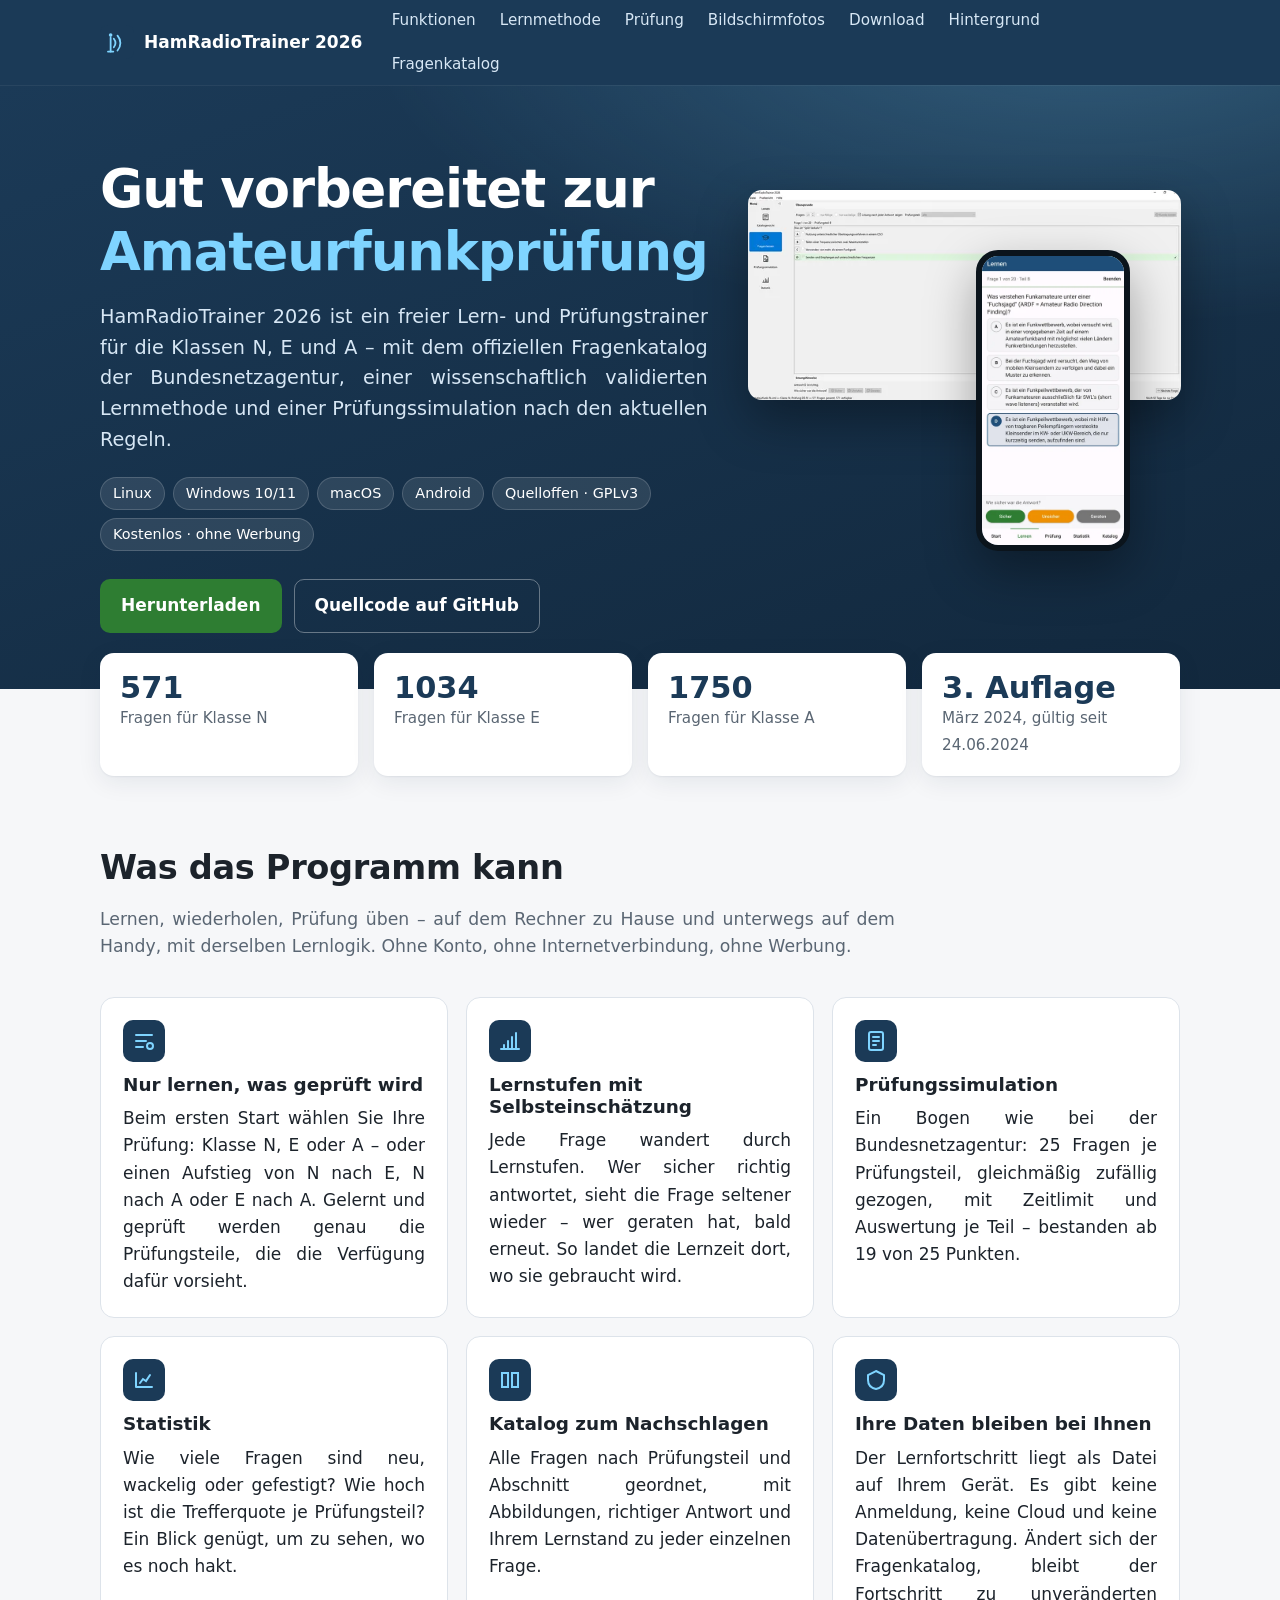
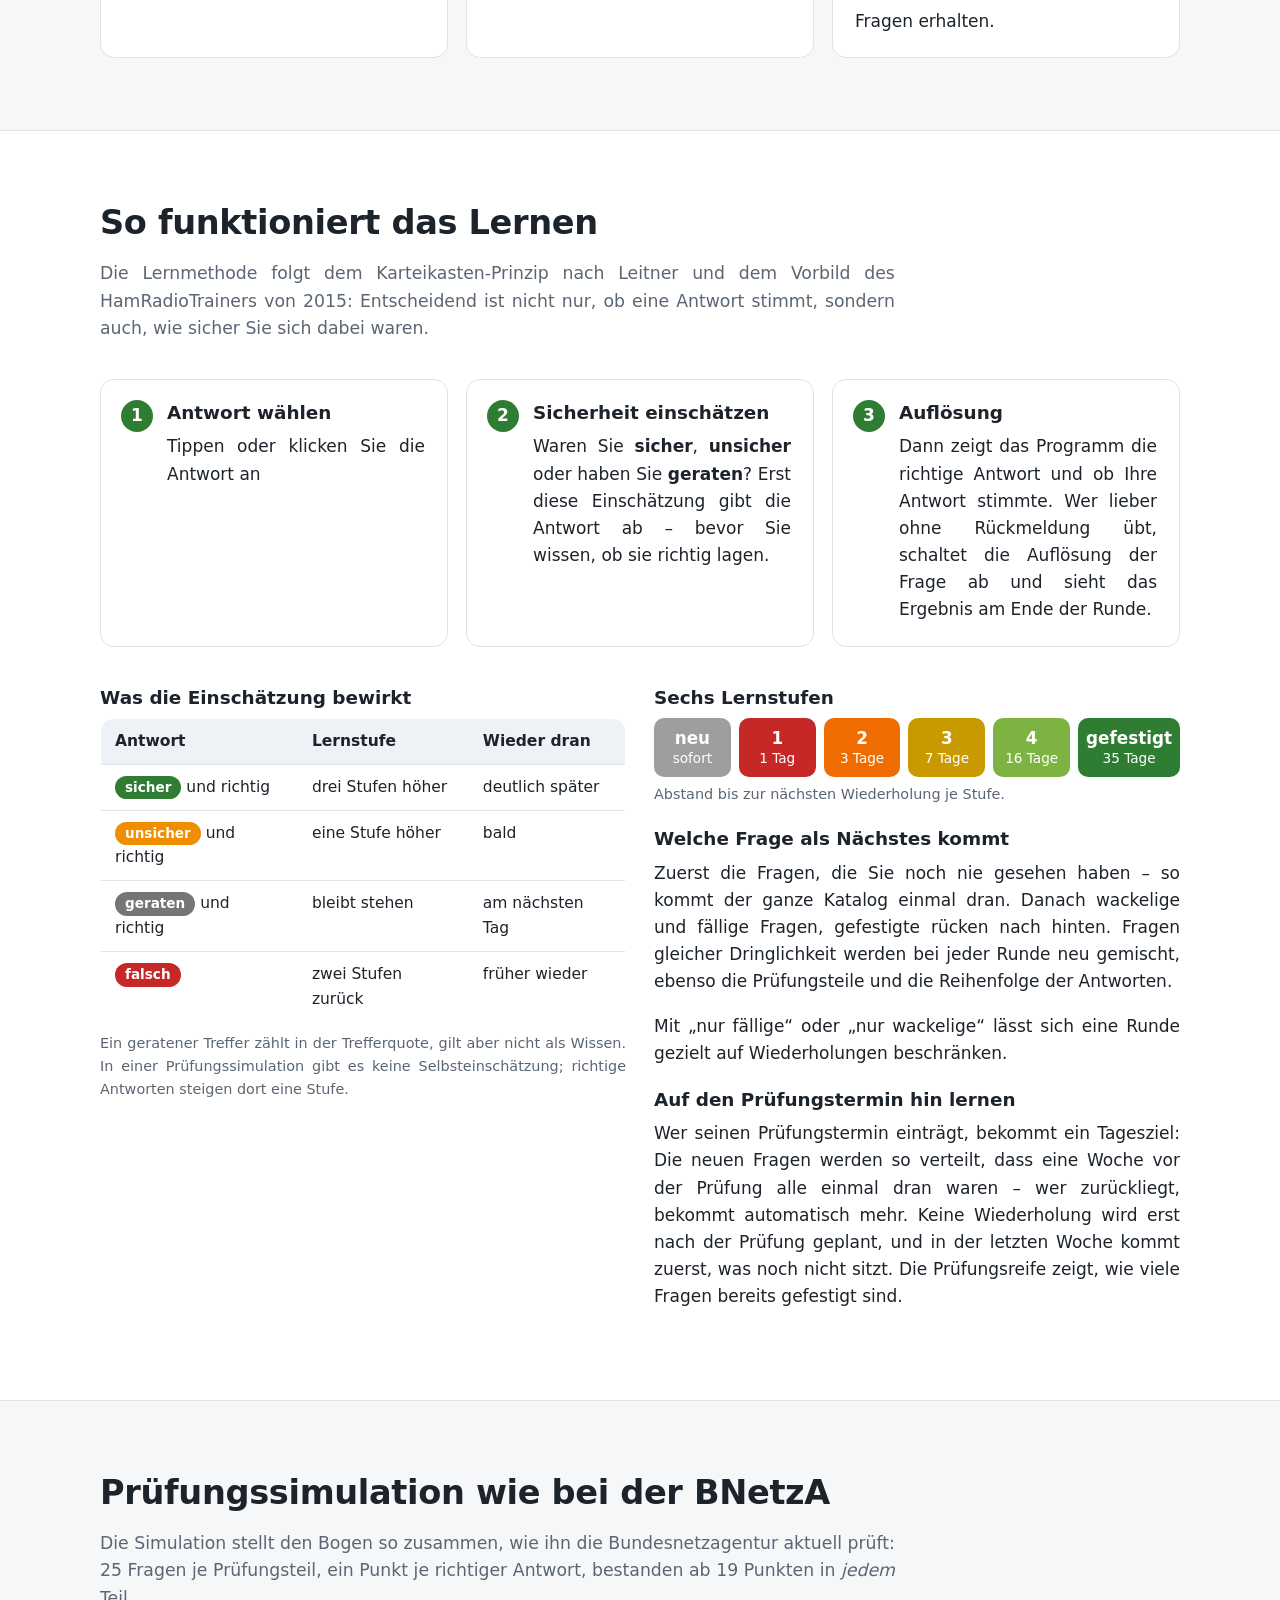
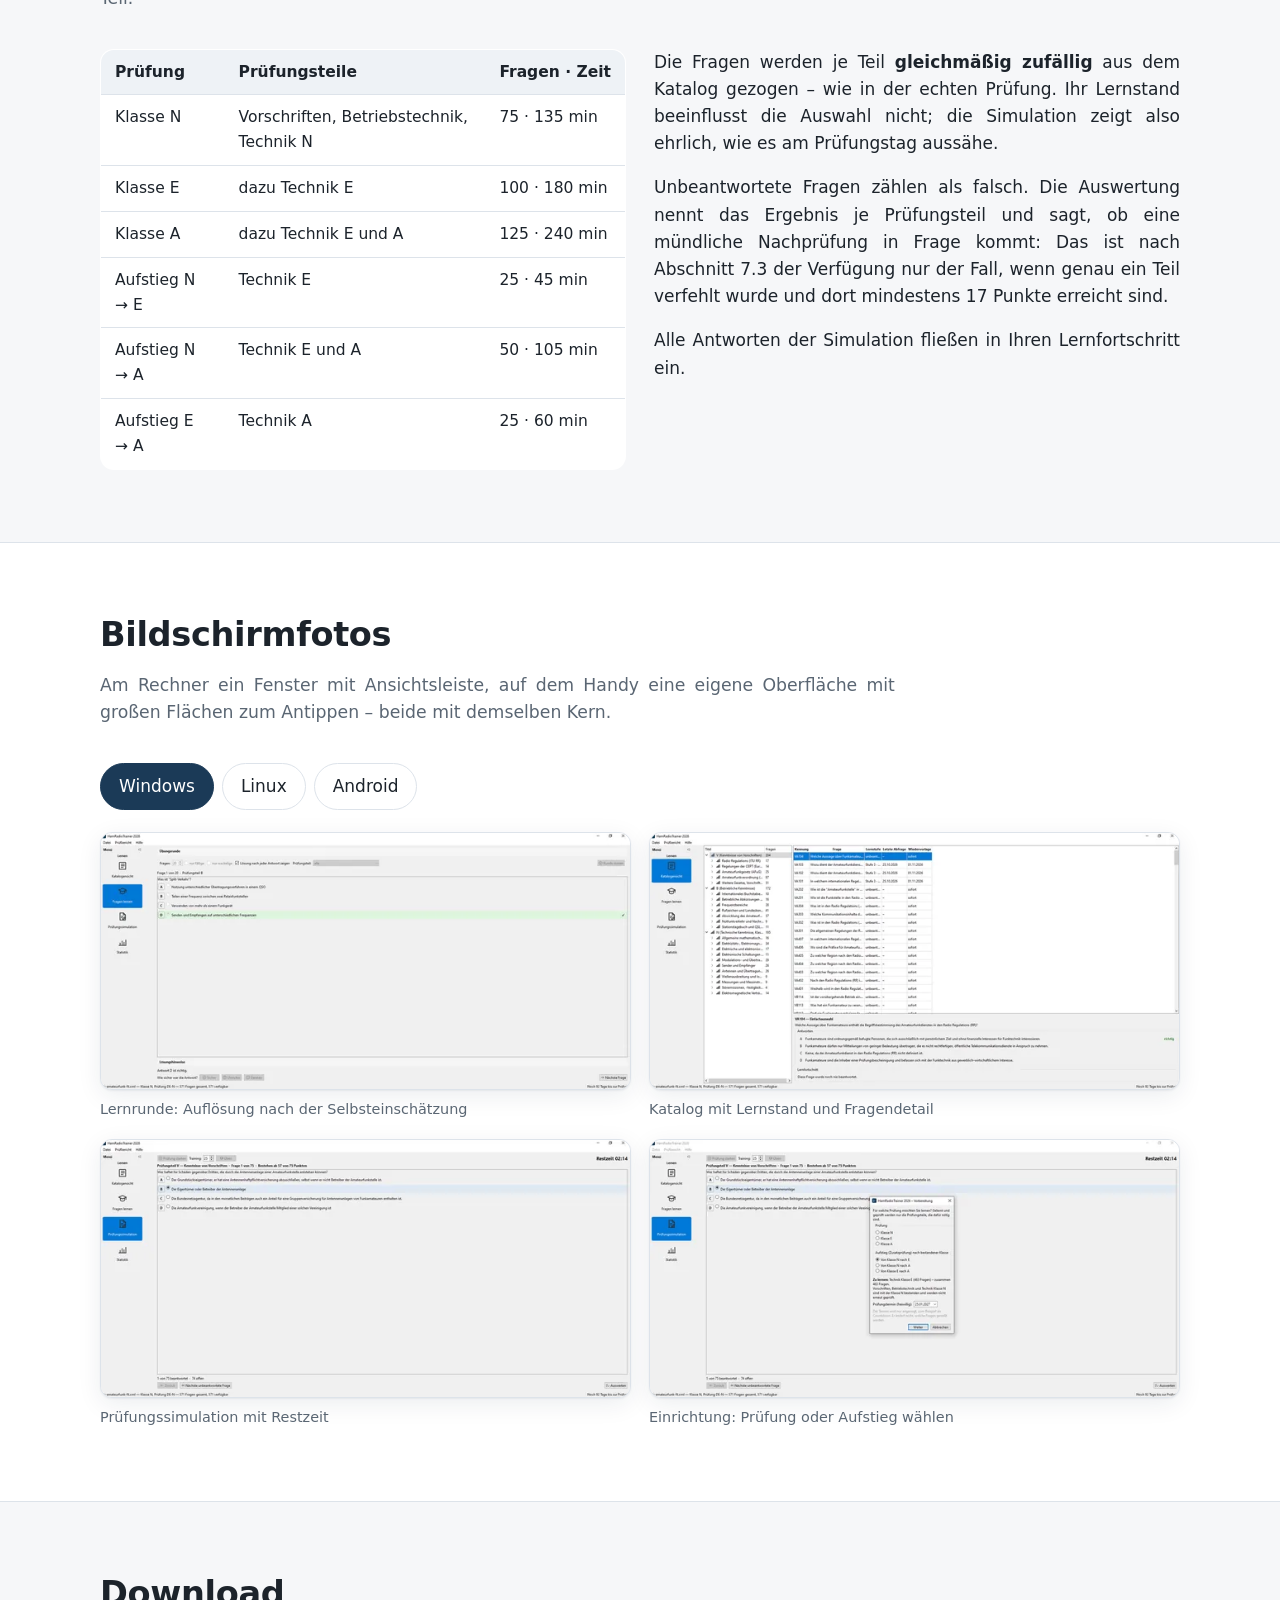
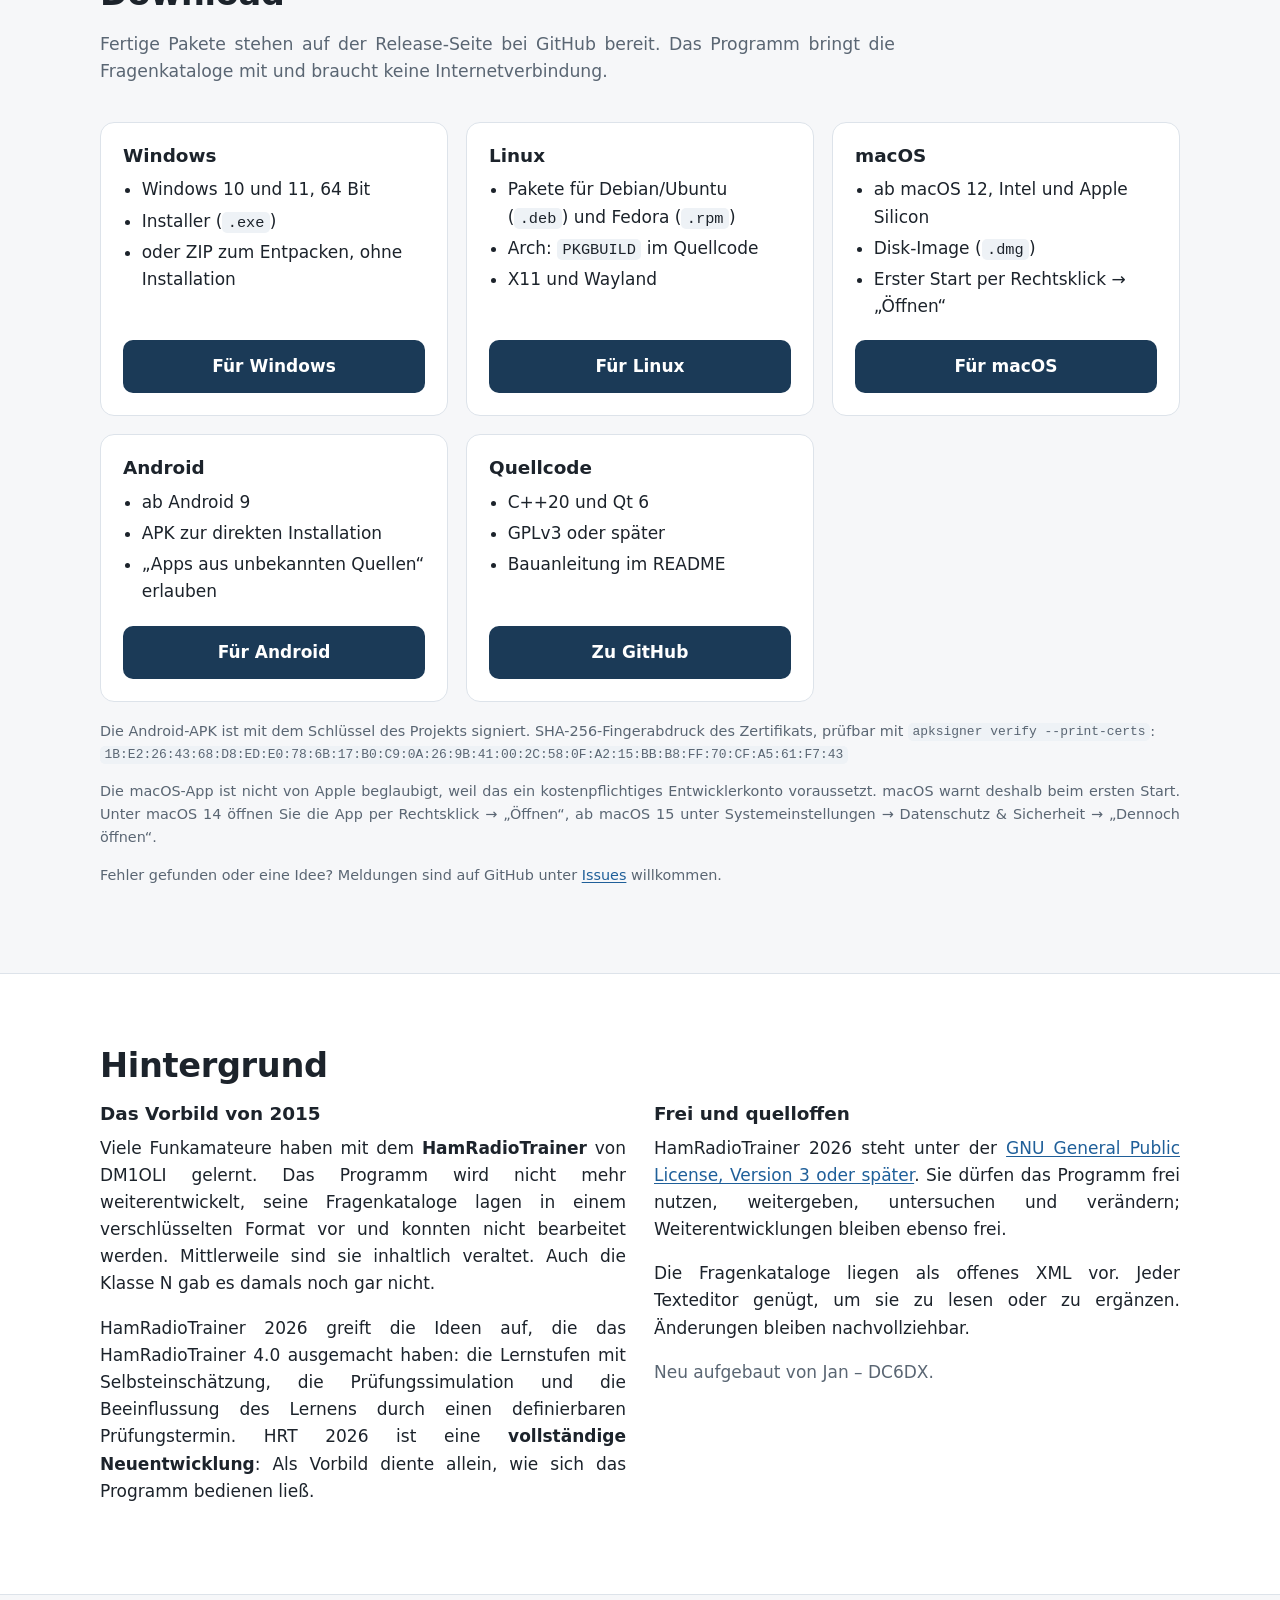
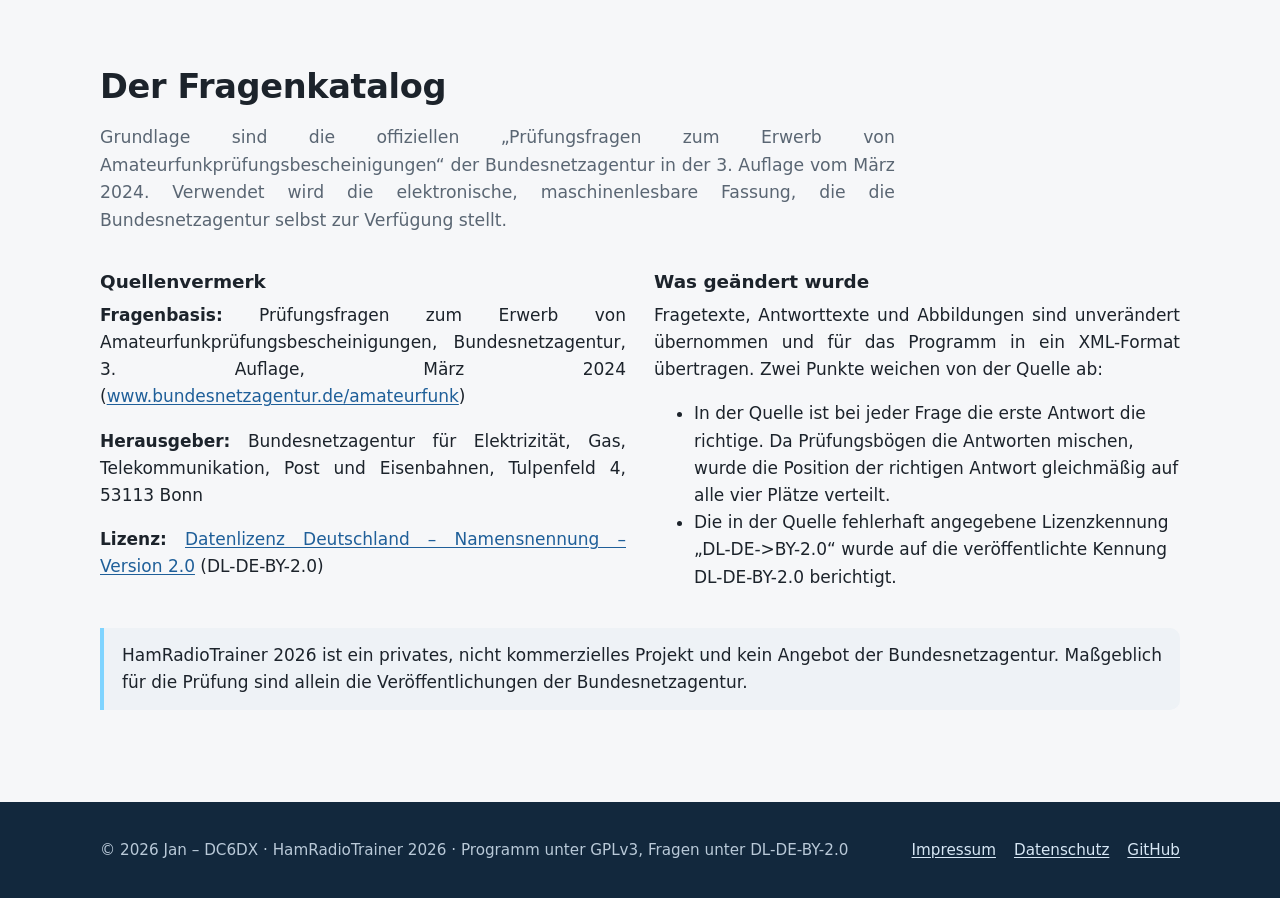
<file: webseite/index.html>
<!doctype html>
<html lang="de">
<head>
<meta charset="utf-8">
<meta name="viewport" content="width=device-width, initial-scale=1">
<title>HamRadioTrainer 2026 – Lern- und Prüfungstrainer für den Amateurfunk</title>
<meta name="description" content="Freier, quelloffener Lern- und Prüfungstrainer für die Amateurfunkprüfung der Klassen N, E und A – mit dem offiziellen Fragenkatalog der Bundesnetzagentur. Für Linux, Windows, macOS und Android.">
<meta name="theme-color" content="#1b3a57">
<link rel="icon" href="img/logo.svg" type="image/svg+xml">
<link rel="stylesheet" href="css/style.css">
<meta property="og:title" content="HamRadioTrainer 2026">
<meta property="og:description" content="Lern- und Prüfungstrainer für die Amateurfunkprüfung der Klassen N, E und A. Frei, quelloffen, für Linux, Windows, macOS und Android.">
<meta property="og:type" content="website">
<meta property="og:url" content="https://hrt2026.de/">
<meta property="og:image" content="https://hrt2026.de/img/shots/windows-lernen.webp">
</head>
<body>

<header class="site-header">
  <div class="wrap">
    <a class="brand" href="#top"><img src="img/logo.svg" alt="" width="34" height="34">HamRadioTrainer 2026</a>
    <button class="nav-toggle" aria-label="Menü öffnen" aria-expanded="false" aria-controls="nav"><span></span><span></span><span></span></button>
    <nav class="nav" id="nav" aria-label="Hauptnavigation">
      <a href="#funktionen">Funktionen</a>
      <a href="#lernen">Lernmethode</a>
      <a href="#pruefung">Prüfung</a>
      <a href="#bilder">Bildschirmfotos</a>
      <a href="#download">Download</a>
      <a href="#hintergrund">Hintergrund</a>
      <a href="#fragenkatalog">Fragenkatalog</a>
    </nav>
  </div>
</header>

<main id="top">

<section class="hero">
  <div class="wrap">
    <div>
      <h1>Gut vorbereitet zur <span class="accent">Amateurfunkprüfung</span></h1>
      <p class="lead">HamRadioTrainer 2026 ist ein freier Lern- und Prüfungstrainer für die Klassen N, E und A – mit dem offiziellen Fragenkatalog der Bundesnetzagentur, einer wissenschaftlich validierten Lernmethode und einer Prüfungssimulation nach den aktuellen Regeln.</p>
      <ul class="badges">
        <li>Linux</li><li>Windows 10/11</li><li>macOS</li><li>Android</li><li>Quelloffen · GPLv3</li><li>Kostenlos · ohne Werbung</li>
      </ul>
      <div class="actions">
        <a class="btn btn-primary" href="#download">Herunterladen</a>
        <a class="btn btn-ghost" href="https://github.com/janmetz76-byte/HamRadioTrainer-2026">Quellcode auf GitHub</a>
      </div>
    </div>
    <div class="hero-shots" aria-hidden="true">
      <img class="desk" src="img/shots/windows-lernen-klein.webp" alt="" width="640" height="310">
      <img class="phone" src="img/shots/android-lernen-klein.webp" alt="" width="360" height="732">
    </div>
  </div>
</section>

<div class="wrap">
  <div class="facts">
    <div class="fact"><strong>571</strong><span>Fragen für Klasse N</span></div>
    <div class="fact"><strong>1034</strong><span>Fragen für Klasse E</span></div>
    <div class="fact"><strong>1750</strong><span>Fragen für Klasse A</span></div>
    <div class="fact"><strong>3. Auflage</strong><span>März 2024, gültig seit 24.06.2024</span></div>
  </div>
</div>

<!-- ================================================================ -->
<section id="funktionen">
  <div class="wrap">
    <h2>Was das Programm kann</h2>
    <p class="section-intro">Lernen, wiederholen, Prüfung üben – auf dem Rechner zu Hause und unterwegs auf dem Handy, mit derselben Lernlogik. Ohne Konto, ohne Internetverbindung, ohne Werbung.</p>
    <div class="grid">
      <div class="card">
        <div class="icon"><svg viewBox="0 0 24 24" fill="none" stroke="currentColor" stroke-width="2" stroke-linecap="round"><path d="M4 6h16M4 12h10M4 18h7"/><circle cx="18" cy="17" r="3"/></svg></div>
        <h3>Nur lernen, was geprüft wird</h3>
        <p>Beim ersten Start wählen Sie Ihre Prüfung: Klasse N, E oder A – oder einen Aufstieg von N nach E, N nach A oder E nach A. Gelernt und geprüft werden genau die Prüfungsteile, die die Verfügung dafür vorsieht.</p>
      </div>
      <div class="card">
        <div class="icon"><svg viewBox="0 0 24 24" fill="none" stroke="currentColor" stroke-width="2" stroke-linecap="round"><path d="M3 20h18M6 20v-4M10 20V12M14 20V8M18 20V4"/></svg></div>
        <h3>Lernstufen mit Selbsteinschätzung</h3>
        <p>Jede Frage wandert durch Lernstufen. Wer sicher richtig antwortet, sieht die Frage seltener wieder – wer geraten hat, bald erneut. So landet die Lernzeit dort, wo sie gebraucht wird.</p>
      </div>
      <div class="card">
        <div class="icon"><svg viewBox="0 0 24 24" fill="none" stroke="currentColor" stroke-width="2" stroke-linecap="round"><rect x="5" y="3" width="14" height="18" rx="2"/><path d="M9 8h6M9 12h6M9 16h3"/></svg></div>
        <h3>Prüfungssimulation</h3>
        <p>Ein Bogen wie bei der Bundesnetzagentur: 25 Fragen je Prüfungsteil, gleichmäßig zufällig gezogen, mit Zeitlimit und Auswertung je Teil – bestanden ab 19 von 25 Punkten.</p>
      </div>
      <div class="card">
        <div class="icon"><svg viewBox="0 0 24 24" fill="none" stroke="currentColor" stroke-width="2" stroke-linecap="round"><path d="M4 19V5M4 19h16"/><path d="M8 15l3-4 3 2 4-6"/></svg></div>
        <h3>Statistik</h3>
        <p>Wie viele Fragen sind neu, wackelig oder gefestigt? Wie hoch ist die Trefferquote je Prüfungsteil? Ein Blick genügt, um zu sehen, wo es noch hakt.</p>
      </div>
      <div class="card">
        <div class="icon"><svg viewBox="0 0 24 24" fill="none" stroke="currentColor" stroke-width="2" stroke-linecap="round"><path d="M4 5h6v14H4zM14 5h6v14h-6z"/></svg></div>
        <h3>Katalog zum Nachschlagen</h3>
        <p>Alle Fragen nach Prüfungsteil und Abschnitt geordnet, mit Abbildungen, richtiger Antwort und Ihrem Lernstand zu jeder einzelnen Frage.</p>
      </div>
      <div class="card">
        <div class="icon"><svg viewBox="0 0 24 24" fill="none" stroke="currentColor" stroke-width="2" stroke-linecap="round"><path d="M12 3l8 4v5c0 5-3.5 8-8 9-4.5-1-8-4-8-9V7z"/></svg></div>
        <h3>Ihre Daten bleiben bei Ihnen</h3>
        <p>Der Lernfortschritt liegt als Datei auf Ihrem Gerät. Es gibt keine Anmeldung, keine Cloud und keine Datenübertragung. Ändert sich der Fragenkatalog, bleibt der Fortschritt zu unveränderten Fragen erhalten.</p>
      </div>
    </div>
  </div>
</section>

<!-- ================================================================ -->
<section id="lernen" class="alt">
  <div class="wrap">
    <h2>So funktioniert das Lernen</h2>
    <p class="section-intro">Die Lernmethode folgt dem Karteikasten-Prinzip nach Leitner und dem Vorbild des HamRadioTrainers von 2015: Entscheidend ist nicht nur, ob eine Antwort stimmt, sondern auch, wie sicher Sie sich dabei waren.</p>

    <ol class="steps">
      <li><h3>Antwort wählen</h3>Tippen oder klicken Sie die Antwort an</li>
      <li><h3>Sicherheit einschätzen</h3>Waren Sie <b>sicher</b>, <b>unsicher</b> oder haben Sie <b>geraten</b>? Erst diese Einschätzung gibt die Antwort ab – bevor Sie wissen, ob sie richtig lagen.</li>
      <li><h3>Auflösung</h3>Dann zeigt das Programm die richtige Antwort und ob Ihre Antwort stimmte. Wer lieber ohne Rückmeldung übt, schaltet die Auflösung der Frage ab und sieht das Ergebnis am Ende der Runde.</li>
    </ol>

    <div class="two">
      <div>
        <h3>Was die Einschätzung bewirkt</h3>
        <table>
          <thead><tr><th>Antwort</th><th>Lernstufe</th><th>Wieder dran</th></tr></thead>
          <tbody>
            <tr><td><span class="pill green">sicher</span> und richtig</td><td>drei Stufen höher</td><td>deutlich später</td></tr>
            <tr><td><span class="pill amber">unsicher</span> und richtig</td><td>eine Stufe höher</td><td>bald</td></tr>
            <tr><td><span class="pill grey">geraten</span> und richtig</td><td>bleibt stehen</td><td>am nächsten Tag</td></tr>
            <tr><td><span class="pill red">falsch</span></td><td>zwei Stufen zurück</td><td>früher wieder</td></tr>
          </tbody>
        </table>
        <p class="small muted" style="margin-top:10px">Ein geratener Treffer zählt in der Trefferquote, gilt aber nicht als Wissen. In einer Prüfungssimulation gibt es keine Selbsteinschätzung; richtige Antworten steigen dort eine Stufe.</p>
      </div>
      <div>
        <h3>Sechs Lernstufen</h3>
        <div class="ladder">
          <div style="background:#9e9e9e"><b>neu</b>sofort</div>
          <div style="background:#c62828"><b>1</b>1 Tag</div>
          <div style="background:#ef6c00"><b>2</b>3 Tage</div>
          <div style="background:#c99a00"><b>3</b>7 Tage</div>
          <div style="background:#7cb342"><b>4</b>16 Tage</div>
          <div style="background:#2e7d32"><b>gefestigt</b>35 Tage</div>
        </div>
        <p class="small muted">Abstand bis zur nächsten Wiederholung je Stufe.</p>
        <h3 style="margin-top:22px">Welche Frage als Nächstes kommt</h3>
        <p>Zuerst die Fragen, die Sie noch nie gesehen haben – so kommt der ganze Katalog einmal dran. Danach wackelige und fällige Fragen, gefestigte rücken nach hinten. Fragen gleicher Dringlichkeit werden bei jeder Runde neu gemischt, ebenso die Prüfungsteile und die Reihenfolge der Antworten.</p>
        <p>Mit „nur fällige“ oder „nur wackelige“ lässt sich eine Runde gezielt auf Wiederholungen beschränken.</p>
        <h3 style="margin-top:22px">Auf den Prüfungstermin hin lernen</h3>
        <p>Wer seinen Prüfungstermin einträgt, bekommt ein Tagesziel: Die neuen Fragen werden so verteilt, dass eine Woche vor der Prüfung alle einmal dran waren – wer zurückliegt, bekommt automatisch mehr. Keine Wiederholung wird erst nach der Prüfung geplant, und in der letzten Woche kommt zuerst, was noch nicht sitzt. Die Prüfungsreife zeigt, wie viele Fragen bereits gefestigt sind.</p>
      </div>
    </div>
  </div>
</section>

<!-- ================================================================ -->
<section id="pruefung">
  <div class="wrap">
    <h2>Prüfungssimulation wie bei der BNetzA</h2>
    <p class="section-intro">Die Simulation stellt den Bogen so zusammen, wie ihn die Bundesnetzagentur aktuell prüft: 25 Fragen je Prüfungsteil, ein Punkt je richtiger Antwort, bestanden ab 19 Punkten in <em>jedem</em> Teil.</p>
    <div class="two">
      <div>
        <table>
          <thead><tr><th>Prüfung</th><th>Prüfungsteile</th><th>Fragen · Zeit</th></tr></thead>
          <tbody>
            <tr><td>Klasse N</td><td>Vorschriften, Betriebstechnik, Technik N</td><td>75 · 135 min</td></tr>
            <tr><td>Klasse E</td><td>dazu Technik E</td><td>100 · 180 min</td></tr>
            <tr><td>Klasse A</td><td>dazu Technik E und A</td><td>125 · 240 min</td></tr>
            <tr><td>Aufstieg N → E</td><td>Technik E</td><td>25 · 45 min</td></tr>
            <tr><td>Aufstieg N → A</td><td>Technik E und A</td><td>50 · 105 min</td></tr>
            <tr><td>Aufstieg E → A</td><td>Technik A</td><td>25 · 60 min</td></tr>
          </tbody>
        </table>
      </div>
      <div>
        <p>Die Fragen werden je Teil <b>gleichmäßig zufällig</b> aus dem Katalog gezogen – wie in der echten Prüfung. Ihr Lernstand beeinflusst die Auswahl nicht; die Simulation zeigt also ehrlich, wie es am Prüfungstag aussähe.</p>
        <p>Unbeantwortete Fragen zählen als falsch. Die Auswertung nennt das Ergebnis je Prüfungsteil und sagt, ob eine mündliche Nachprüfung in Frage kommt: Das ist nach Abschnitt 7.3 der Verfügung nur der Fall, wenn genau ein Teil verfehlt wurde und dort mindestens 17 Punkte erreicht sind.</p>
        <p>Alle Antworten der Simulation fließen in Ihren Lernfortschritt ein.</p>
      </div>
    </div>
  </div>
</section>

<!-- ================================================================ -->
<section id="bilder" class="alt">
  <div class="wrap">
    <h2>Bildschirmfotos</h2>
    <p class="section-intro">Am Rechner ein Fenster mit Ansichtsleiste, auf dem Handy eine eigene Oberfläche mit großen Flächen zum Antippen – beide mit demselben Kern.</p>
    <div class="tabs" role="tablist">
      <button role="tab" aria-selected="true" aria-controls="g-windows" id="t-windows">Windows</button>
      <button role="tab" aria-selected="false" aria-controls="g-linux" id="t-linux">Linux</button>
      <button role="tab" aria-selected="false" aria-controls="g-android" id="t-android">Android</button>
    </div>

    <div class="gallery" id="g-windows" role="tabpanel" aria-labelledby="t-windows">
      <figure><a href="img/shots/windows-lernen.webp"><img src="img/shots/windows-lernen-klein.webp" alt="Lernrunde unter Windows 10 mit aufgelöster Frage" width="640" height="310" loading="lazy"></a><figcaption>Lernrunde: Auflösung nach der Selbsteinschätzung</figcaption></figure>
      <figure><a href="img/shots/windows-katalog.webp"><img src="img/shots/windows-katalog-klein.webp" alt="Katalogansicht unter Windows 10 mit Fragendetail" width="640" height="310" loading="lazy"></a><figcaption>Katalog mit Lernstand und Fragendetail</figcaption></figure>
      <figure><a href="img/shots/windows-pruefung.webp"><img src="img/shots/windows-pruefung-klein.webp" alt="Laufende Prüfungssimulation unter Windows 10" width="640" height="310" loading="lazy"></a><figcaption>Prüfungssimulation mit Restzeit</figcaption></figure>
      <figure><a href="img/shots/windows-einrichtung.webp"><img src="img/shots/windows-einrichtung-klein.webp" alt="Einrichtungsassistent unter Windows 10" width="640" height="310" loading="lazy"></a><figcaption>Einrichtung: Prüfung oder Aufstieg wählen</figcaption></figure>
    </div>

    <div class="gallery" id="g-linux" role="tabpanel" aria-labelledby="t-linux" hidden>
      <figure><a href="img/shots/linux-lernen.webp"><img src="img/shots/linux-lernen-klein.webp" alt="Lernrunde unter Linux mit rot und grün markierten Antworten" width="640" height="400" loading="lazy"></a><figcaption>Lernrunde: falsche und richtige Antwort markiert</figcaption></figure>
      <figure><a href="img/shots/linux-pruefung.webp"><img src="img/shots/linux-pruefung-klein.webp" alt="Prüfungssimulation unter Linux" width="640" height="400" loading="lazy"></a><figcaption>Prüfungssimulation Klasse E</figcaption></figure>
      <figure><a href="img/shots/linux-statistik.webp"><img src="img/shots/linux-statistik-klein.webp" alt="Statistik unter Linux" width="640" height="400" loading="lazy"></a><figcaption>Statistik nach Lernstufen und Prüfungsteilen</figcaption></figure>
      <figure><a href="img/shots/linux-einrichtung.webp"><img src="img/shots/linux-einrichtung-klein.webp" alt="Einrichtungsassistent unter Linux" width="334" height="533" loading="lazy" style="max-height:310px;width:auto;margin:auto"></a><figcaption>Einrichtungsassistent</figcaption></figure>
    </div>

    <div class="gallery phones" id="g-android" role="tabpanel" aria-labelledby="t-android" hidden>
      <figure><a href="img/shots/android-start.webp"><img src="img/shots/android-start-klein.webp" alt="Startseite der Android-App" width="360" height="732" loading="lazy"></a><figcaption>Start</figcaption></figure>
      <figure><a href="img/shots/android-lernen.webp"><img src="img/shots/android-lernen-klein.webp" alt="Lernen in der Android-App mit Sicherheitsknöpfen" width="360" height="732" loading="lazy"></a><figcaption>Lernen</figcaption></figure>
      <figure><a href="img/shots/android-pruefung.webp"><img src="img/shots/android-pruefung-klein.webp" alt="Prüfungsfrage mit Oszillogramm in der Android-App" width="360" height="732" loading="lazy"></a><figcaption>Prüfung</figcaption></figure>
      <figure><a href="img/shots/android-statistik.webp"><img src="img/shots/android-statistik-klein.webp" alt="Statistik in der Android-App" width="360" height="732" loading="lazy"></a><figcaption>Statistik</figcaption></figure>
      <figure><a href="img/shots/android-katalog.webp"><img src="img/shots/android-katalog-klein.webp" alt="Frage im Katalog der Android-App" width="360" height="732" loading="lazy"></a><figcaption>Katalog</figcaption></figure>
    </div>
  </div>
</section>

<!-- ================================================================ -->
<section id="download">
  <div class="wrap">
    <h2>Download</h2>
    <p class="section-intro">Fertige Pakete stehen auf der Release-Seite bei GitHub bereit. Das Programm bringt die Fragenkataloge mit und braucht keine Internetverbindung.</p>
    <div class="downloads">
      <div class="card download">
        <h3>Windows</h3>
        <ul>
          <li>Windows 10 und 11, 64 Bit</li>
          <li>Installer (<code>.exe</code>)</li>
          <li>oder ZIP zum Entpacken, ohne Installation</li>
        </ul>
        <a class="btn" href="https://github.com/janmetz76-byte/HamRadioTrainer-2026/releases/latest">Für Windows</a>
      </div>
      <div class="card download">
        <h3>Linux</h3>
        <ul>
          <li>Pakete für Debian/Ubuntu (<code>.deb</code>) und Fedora (<code>.rpm</code>)</li>
          <li>Arch: <code>PKGBUILD</code> im Quellcode</li>
          <li>X11 und Wayland</li>
        </ul>
        <a class="btn" href="https://github.com/janmetz76-byte/HamRadioTrainer-2026/releases/latest">Für Linux</a>
      </div>
      <div class="card download">
        <h3>macOS</h3>
        <ul>
          <li>ab macOS 12, Intel und Apple Silicon</li>
          <li>Disk-Image (<code>.dmg</code>)</li>
          <li>Erster Start per Rechtsklick → „Öffnen“</li>
        </ul>
        <a class="btn" href="https://github.com/janmetz76-byte/HamRadioTrainer-2026/releases/latest">Für macOS</a>
      </div>
      <div class="card download">
        <h3>Android</h3>
        <ul>
          <li>ab Android 9</li>
          <li>APK zur direkten Installation</li>
          <li>„Apps aus unbekannten Quellen“ erlauben</li>
        </ul>
        <a class="btn" href="https://github.com/janmetz76-byte/HamRadioTrainer-2026/releases/latest">Für Android</a>
      </div>
      <div class="card download">
        <h3>Quellcode</h3>
        <ul>
          <li>C++20 und Qt 6</li>
          <li>GPLv3 oder später</li>
          <li>Bauanleitung im README</li>
        </ul>
        <a class="btn" href="https://github.com/janmetz76-byte/HamRadioTrainer-2026">Zu GitHub</a>
      </div>
    </div>
    <p class="small muted fingerprint" style="margin-top:18px">Die Android-APK ist mit dem Schlüssel des Projekts signiert. SHA-256-Fingerabdruck des Zertifikats, prüfbar mit <code>apksigner verify --print-certs</code>:<br><code>1B:<wbr>E2:<wbr>26:<wbr>43:<wbr>68:<wbr>D8:<wbr>ED:<wbr>E0:<wbr>78:<wbr>6B:<wbr>17:<wbr>B0:<wbr>C9:<wbr>0A:<wbr>26:<wbr>9B:<wbr>41:<wbr>00:<wbr>2C:<wbr>58:<wbr>0F:<wbr>A2:<wbr>15:<wbr>BB:<wbr>B8:<wbr>FF:<wbr>70:<wbr>CF:<wbr>A5:<wbr>61:<wbr>F7:<wbr>43</code></p>
    <p class="small muted">Die macOS-App ist nicht von Apple beglaubigt, weil das ein kostenpflichtiges Entwicklerkonto voraussetzt. macOS warnt deshalb beim ersten Start. Unter macOS 14 öffnen Sie die App per Rechtsklick → „Öffnen“, ab macOS 15 unter Systemeinstellungen → Datenschutz &amp; Sicherheit → „Dennoch öffnen“.</p>
    <p class="small muted">Fehler gefunden oder eine Idee? Meldungen sind auf GitHub unter <a href="https://github.com/janmetz76-byte/HamRadioTrainer-2026/issues">Issues</a> willkommen.</p>
  </div>
</section>

<!-- ================================================================ -->
<section id="hintergrund" class="alt">
  <div class="wrap">
    <h2>Hintergrund</h2>
    <div class="two">
      <div>
        <h3>Das Vorbild von 2015</h3>
        <p>Viele Funkamateure haben mit dem <b>HamRadioTrainer</b> von DM1OLI gelernt. Das Programm wird nicht mehr weiterentwickelt, seine Fragenkataloge lagen in einem verschlüsselten Format vor und konnten nicht bearbeitet werden. Mittlerweile sind sie inhaltlich veraltet. Auch die Klasse N gab es damals noch gar nicht.</p>
        <p>HamRadioTrainer 2026 greift die Ideen auf, die das HamRadioTrainer 4.0 ausgemacht haben: die Lernstufen mit Selbsteinschätzung, die Prüfungssimulation und die Beeinflussung des Lernens durch einen definierbaren Prüfungstermin. HRT 2026 ist eine <b>vollständige Neuentwicklung</b>: Als Vorbild diente allein, wie sich das Programm bedienen ließ.</p>
      </div>
      <div>
        <h3>Frei und quelloffen</h3>
        <p>HamRadioTrainer 2026 steht unter der <a href="https://www.gnu.org/licenses/gpl-3.0.html">GNU General Public License, Version 3 oder später</a>. Sie dürfen das Programm frei nutzen, weitergeben, untersuchen und verändern; Weiterentwicklungen bleiben ebenso frei.</p>
        <p>Die Fragenkataloge liegen als offenes XML vor. Jeder Texteditor genügt, um sie zu lesen oder zu ergänzen. Änderungen bleiben nachvollziehbar.</p>
        <p class="muted">Neu aufgebaut von Jan – DC6DX.</p>
      </div>
    </div>
  </div>
</section>

<!-- ================================================================ -->
<section id="fragenkatalog">
  <div class="wrap">
    <h2>Der Fragenkatalog</h2>
    <p class="section-intro">Grundlage sind die offiziellen „Prüfungsfragen zum Erwerb von Amateurfunkprüfungsbescheinigungen“ der Bundesnetzagentur in der 3. Auflage vom März 2024. Verwendet wird die elektronische, maschinenlesbare Fassung, die die Bundesnetzagentur selbst zur Verfügung stellt.</p>
    <div class="two">
      <div>
        <h3>Quellenvermerk</h3>
        <p><b>Fragenbasis:</b> Prüfungsfragen zum Erwerb von Amateurfunkprüfungsbescheinigungen, Bundesnetzagentur, 3. Auflage, März 2024 (<a href="https://www.bundesnetzagentur.de/amateurfunk">www.bundesnetzagentur.de/amateurfunk</a>)</p>
        <p><b>Herausgeber:</b> Bundesnetzagentur für Elektrizität, Gas, Telekommunikation, Post und Eisenbahnen, Tulpenfeld 4, 53113 Bonn</p>
        <p><b>Lizenz:</b> <a href="https://www.govdata.de/dl-de/by-2-0">Datenlizenz Deutschland – Namensnennung – Version 2.0</a> (DL-DE-BY-2.0)</p>
      </div>
      <div>
        <h3>Was geändert wurde</h3>
        <p>Fragetexte, Antworttexte und Abbildungen sind unverändert übernommen und für das Programm in ein XML-Format übertragen. Zwei Punkte weichen von der Quelle ab:</p>
        <ul>
          <li>In der Quelle ist bei jeder Frage die erste Antwort die richtige. Da Prüfungsbögen die Antworten mischen, wurde die Position der richtigen Antwort gleichmäßig auf alle vier Plätze verteilt.</li>
          <li>Die in der Quelle fehlerhaft angegebene Lizenzkennung „DL-DE-&gt;BY-2.0“ wurde auf die veröffentlichte Kennung DL-DE-BY-2.0 berichtigt.</li>
        </ul>
      </div>
    </div>
    <p class="note">HamRadioTrainer 2026 ist ein privates, nicht kommerzielles Projekt und kein Angebot der Bundesnetzagentur. Maßgeblich für die Prüfung sind allein die Veröffentlichungen der Bundesnetzagentur.</p>
  </div>
</section>

</main>

<footer class="site-footer">
  <div class="wrap">
    <div>© 2026 Jan – DC6DX · HamRadioTrainer 2026 · Programm unter GPLv3, Fragen unter DL-DE-BY-2.0</div>
    <nav aria-label="Rechtliches">
      <a href="impressum.html">Impressum</a>
      <a href="datenschutz.html">Datenschutz</a>
      <a href="https://github.com/janmetz76-byte/HamRadioTrainer-2026">GitHub</a>
    </nav>
  </div>
</footer>

<dialog class="lightbox" aria-label="Bildschirmfoto">
  <button type="button" aria-label="Schließen">×</button>
  <img alt="">
  <p></p>
</dialog>

<script src="js/site.js" defer></script>
</body>
</html>
</file>
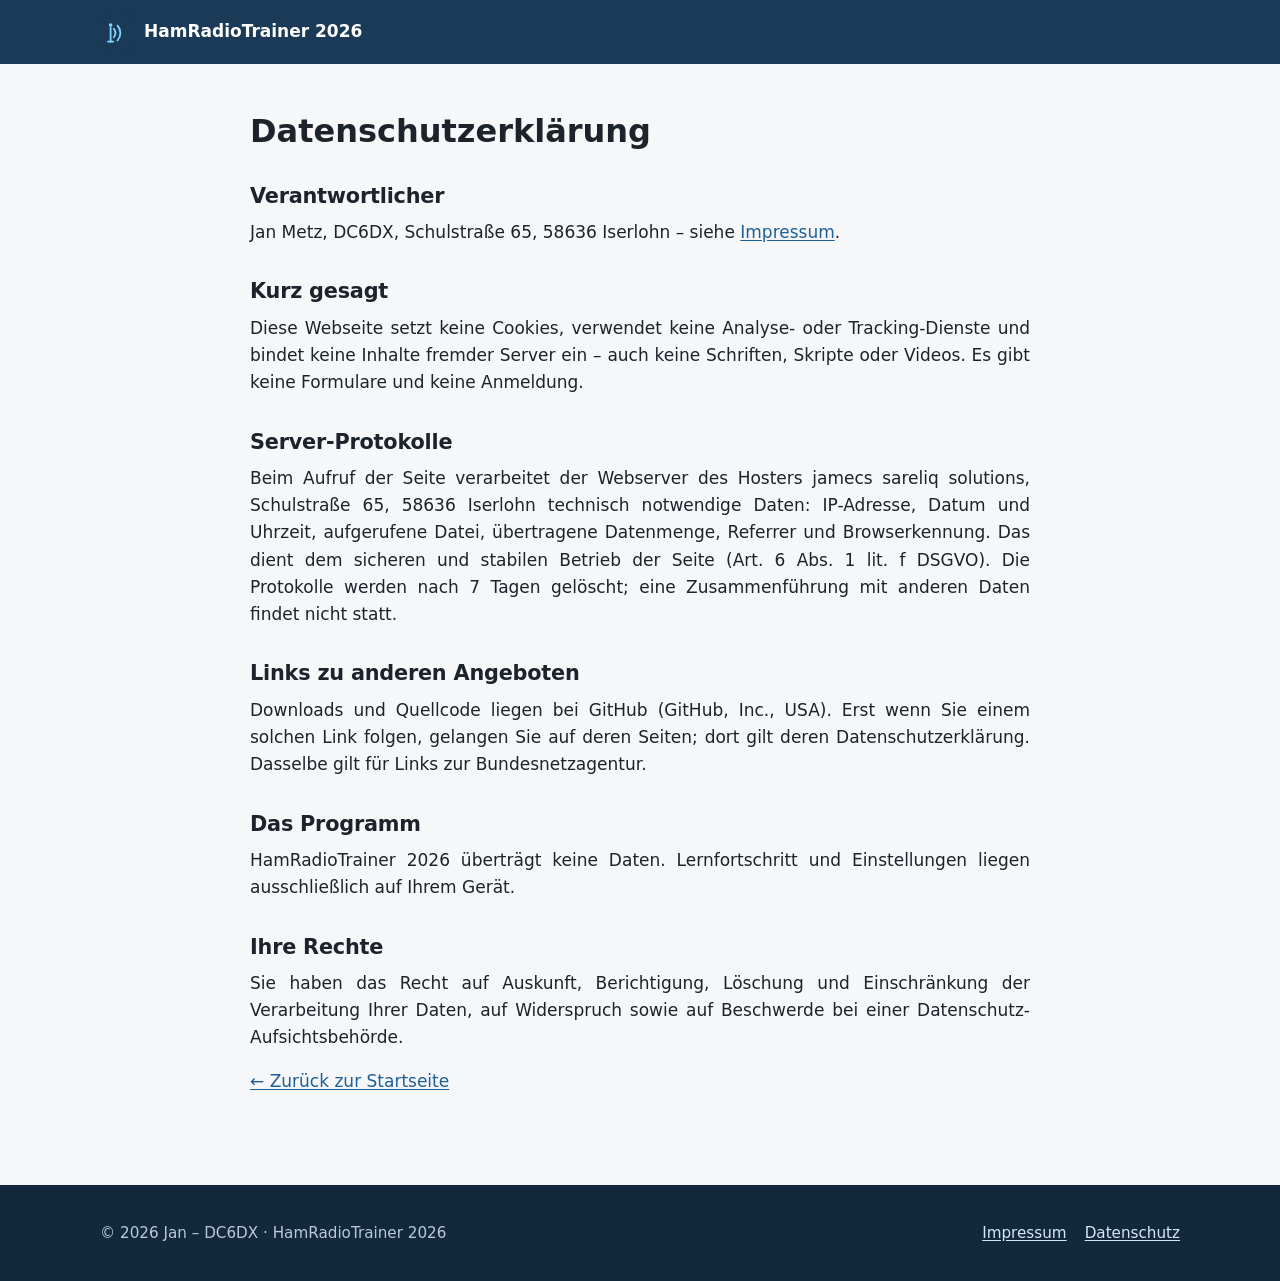
<file: webseite/datenschutz.html>
<!doctype html>
<html lang="de">
<head>
<meta charset="utf-8">
<meta name="viewport" content="width=device-width, initial-scale=1">
<title>Datenschutz – HamRadioTrainer 2026</title>
<meta name="robots" content="noindex">
<link rel="icon" href="img/logo.svg" type="image/svg+xml">
<link rel="stylesheet" href="css/style.css">
</head>
<body>
<header class="site-header">
  <div class="wrap">
    <a class="brand" href="index.html"><img src="img/logo.svg" alt="" width="34" height="34">HamRadioTrainer 2026</a>
  </div>
</header>

<main class="legal">
  <div class="wrap">
    <h1>Datenschutzerklärung</h1>


    <h2>Verantwortlicher</h2>
    <p>Jan Metz, DC6DX, Schulstraße 65, 58636 Iserlohn – siehe <a href="impressum.html">Impressum</a>.</p>

    <h2>Kurz gesagt</h2>
    <p>Diese Webseite setzt keine Cookies, verwendet keine Analyse- oder Tracking-Dienste und bindet keine Inhalte fremder Server ein – auch keine Schriften, Skripte oder Videos. Es gibt keine Formulare und keine Anmeldung.</p>

    <h2>Server-Protokolle</h2>
    <p>Beim Aufruf der Seite verarbeitet der Webserver des Hosters jamecs sareliq solutions, Schulstraße 65, 58636 Iserlohn technisch notwendige Daten: IP-Adresse, Datum und Uhrzeit, aufgerufene Datei, übertragene Datenmenge, Referrer und Browserkennung. Das dient dem sicheren und stabilen Betrieb der Seite (Art. 6 Abs. 1 lit. f DSGVO). Die Protokolle werden nach 7 Tagen gelöscht; eine Zusammenführung mit anderen Daten findet nicht statt.</p>

    <h2>Links zu anderen Angeboten</h2>
    <p>Downloads und Quellcode liegen bei GitHub (GitHub, Inc., USA). Erst wenn Sie einem solchen Link folgen, gelangen Sie auf deren Seiten; dort gilt deren Datenschutzerklärung. Dasselbe gilt für Links zur Bundesnetzagentur.</p>

    <h2>Das Programm</h2>
    <p>HamRadioTrainer 2026 überträgt keine Daten. Lernfortschritt und Einstellungen liegen ausschließlich auf Ihrem Gerät.</p>

    <h2>Ihre Rechte</h2>
    <p>Sie haben das Recht auf Auskunft, Berichtigung, Löschung und Einschränkung der Verarbeitung Ihrer Daten, auf Widerspruch sowie auf Beschwerde bei einer Datenschutz-Aufsichtsbehörde.</p>

    <p><a href="index.html">← Zurück zur Startseite</a></p>
  </div>
</main>

<footer class="site-footer">
  <div class="wrap">
    <div>© 2026 Jan – DC6DX · HamRadioTrainer 2026</div>
    <nav aria-label="Rechtliches"><a href="impressum.html">Impressum</a><a href="datenschutz.html">Datenschutz</a></nav>
  </div>
</footer>
</body>
</html>
</file>
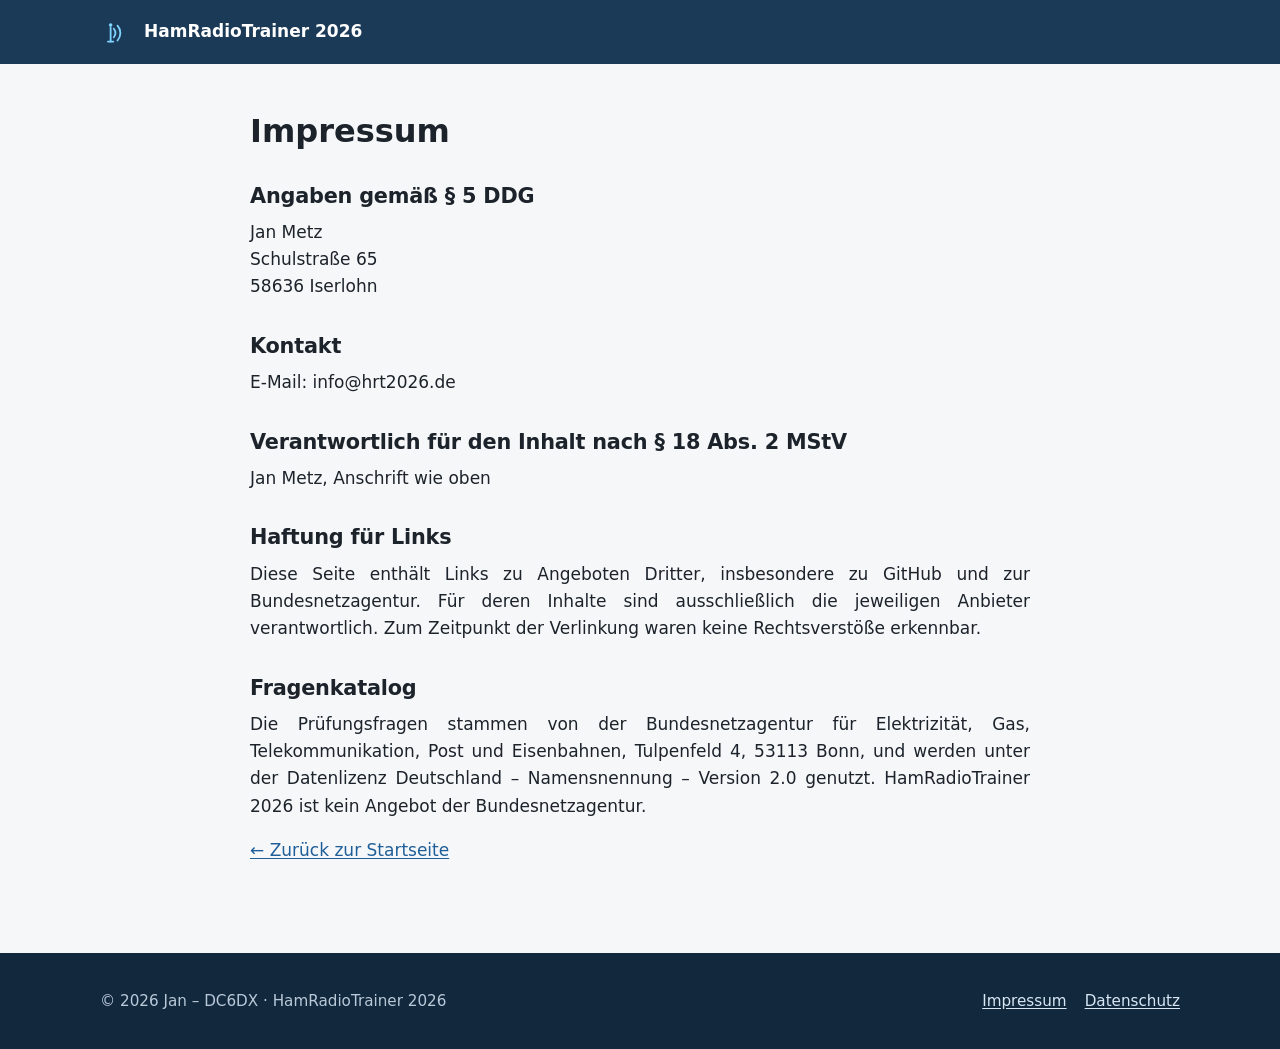
<file: webseite/impressum.html>
<!doctype html>
<html lang="de">
<head>
<meta charset="utf-8">
<meta name="viewport" content="width=device-width, initial-scale=1">
<title>Impressum – HamRadioTrainer 2026</title>
<meta name="robots" content="noindex">
<link rel="icon" href="img/logo.svg" type="image/svg+xml">
<link rel="stylesheet" href="css/style.css">
</head>
<body>
<header class="site-header">
  <div class="wrap">
    <a class="brand" href="index.html"><img src="img/logo.svg" alt="" width="34" height="34">HamRadioTrainer 2026</a>
  </div>
</header>

<main class="legal">
  <div class="wrap">
    <h1>Impressum</h1>


    <h2>Angaben gemäß § 5 DDG</h2>
    <p>
      Jan Metz<br>
      Schulstraße 65<br>
      58636 Iserlohn
    </p>

    <h2>Kontakt</h2>
    <p>E-Mail: info@hrt2026.de</p>

    <h2>Verantwortlich für den Inhalt nach § 18 Abs. 2 MStV</h2>
    <p>Jan Metz, Anschrift wie oben</p>

    <h2>Haftung für Links</h2>
    <p>Diese Seite enthält Links zu Angeboten Dritter, insbesondere zu GitHub und zur Bundesnetzagentur. Für deren Inhalte sind ausschließlich die jeweiligen Anbieter verantwortlich. Zum Zeitpunkt der Verlinkung waren keine Rechtsverstöße erkennbar.</p>

    <h2>Fragenkatalog</h2>
    <p>Die Prüfungsfragen stammen von der Bundesnetzagentur für Elektrizität, Gas, Telekommunikation, Post und Eisenbahnen, Tulpenfeld 4, 53113 Bonn, und werden unter der Datenlizenz Deutschland – Namensnennung – Version 2.0 genutzt. HamRadioTrainer 2026 ist kein Angebot der Bundesnetzagentur.</p>

    <p><a href="index.html">← Zurück zur Startseite</a></p>
  </div>
</main>

<footer class="site-footer">
  <div class="wrap">
    <div>© 2026 Jan – DC6DX · HamRadioTrainer 2026</div>
    <nav aria-label="Rechtliches"><a href="impressum.html">Impressum</a><a href="datenschutz.html">Datenschutz</a></nav>
  </div>
</footer>
</body>
</html>
</file>
<file: webseite/css/style.css>
/* HamRadioTrainer 2026 – hrt2026.de
 * Farben aus dem Programmsymbol: Nachtblau der Kachel, Hellblau der Wellen,
 * dazu das Grün der Lernansicht. Keine Webschriften, keine fremden Server. */

:root {
  --navy: #1b3a57;
  --navy-deep: #12283d;
  --ink: #7fd4ff;
  --green: #2e7d32;
  --amber: #ef8f00;
  --red: #c62828;

  --bg: #f6f7f9;
  --surface: #ffffff;
  --surface-2: #eef2f6;
  --text: #1c232b;
  --muted: #5a6673;
  --line: #dde3ea;
  --link: #1f5f99;
  --shadow: 0 1px 2px rgba(18, 40, 61, .06), 0 6px 24px rgba(18, 40, 61, .08);
  --radius: 14px;
  --max: 1120px;
}

@media (prefers-color-scheme: dark) {
  :root {
    --bg: #0f1923;
    --surface: #16222e;
    --surface-2: #1c2b39;
    --text: #e6edf3;
    --muted: #9aabbb;
    --line: #2a3a4a;
    --link: #8fd0ff;
    --shadow: 0 1px 2px rgba(0, 0, 0, .3), 0 6px 24px rgba(0, 0, 0, .25);
  }
}

* { box-sizing: border-box; }

html { scroll-behavior: smooth; scroll-padding-top: 76px; }

body {
  margin: 0;
  background: var(--bg);
  color: var(--text);
  font: 17px/1.6 system-ui, -apple-system, "Segoe UI", Roboto, "Noto Sans", Ubuntu, Cantarell, sans-serif;
  -webkit-font-smoothing: antialiased;
}

img { max-width: 100%; height: auto; display: block; }
a { color: var(--link); text-underline-offset: 2px; }
a:hover { text-decoration-thickness: 2px; }
h1, h2, h3 { line-height: 1.2; margin: 0 0 .5em; }
h2 { font-size: clamp(1.6rem, 3vw, 2.1rem); letter-spacing: -.01em; }
h3 { font-size: 1.15rem; }
p { margin: 0 0 1em; }
/* Blocksatz mit Silbentrennung. Auf dem Handy bleibt es beim Flattersatz:
   in schmalen Spalten risse der Blocksatz grosse Luecken auf. */
p, .steps li { hyphens: auto; -webkit-hyphens: auto; overflow-wrap: break-word; }
@media (min-width: 700px) {
  p, .steps li { text-align: justify; }
}
code { font: .9em ui-monospace, SFMono-Regular, Menlo, Consolas, monospace; background: var(--surface-2); padding: .1em .35em; border-radius: 5px; }

.wrap { max-width: var(--max); margin: 0 auto; padding: 0 20px; }
.muted { color: var(--muted); }
.small { font-size: .9rem; }

/* ---- Kopfzeile -------------------------------------------------------- */
.site-header {
  position: sticky; top: 0; z-index: 20;
  background: var(--navy);
  color: #fff;
  box-shadow: 0 1px 0 rgba(255, 255, 255, .06);
}
.site-header .wrap { display: flex; align-items: center; gap: 20px; min-height: 64px; }
.brand { display: flex; align-items: center; gap: 10px; color: #fff; text-decoration: none; font-weight: 700; white-space: nowrap; }
.brand img { width: 34px; height: 34px; border-radius: 8px; }
.nav { margin-left: auto; display: flex; gap: 4px; flex-wrap: wrap; }
.nav a { color: #d7e7f5; text-decoration: none; padding: 8px 10px; border-radius: 8px; font-size: .95rem; }
.nav a:hover, .nav a:focus-visible { background: rgba(255, 255, 255, .1); color: #fff; }
.nav-toggle { display: none; margin-left: auto; background: none; border: 0; color: #fff; padding: 10px; cursor: pointer; }
.nav-toggle span { display: block; width: 22px; height: 2px; background: currentColor; margin: 5px 0; border-radius: 1px; }

@media (max-width: 860px) {
  .nav-toggle { display: block; }
  .nav { display: none; position: absolute; top: 64px; left: 0; right: 0; background: var(--navy-deep); flex-direction: column; padding: 8px 12px 14px; }
  .nav.open { display: flex; }
}

/* ---- Einstieg --------------------------------------------------------- */
.hero {
  background: radial-gradient(1200px 500px at 85% -10%, rgba(127, 212, 255, .25), transparent 60%), linear-gradient(160deg, var(--navy) 0%, var(--navy-deep) 100%);
  color: #fff;
  padding: 72px 0 56px;
  overflow: hidden;
}
.hero .wrap { display: grid; grid-template-columns: 1.15fr .85fr; gap: 40px; align-items: center; }
.hero h1 { font-size: clamp(2.1rem, 5vw, 3.3rem); letter-spacing: -.02em; margin-bottom: .35em; }
.hero h1 .accent { color: var(--ink); }
.hero .lead { font-size: 1.2rem; color: #d7e7f5; max-width: 34em; }
.badges { display: flex; flex-wrap: wrap; gap: 8px; margin: 22px 0 28px; padding: 0; list-style: none; }
.badges li { background: rgba(255, 255, 255, .1); border: 1px solid rgba(255, 255, 255, .16); padding: 4px 12px; border-radius: 999px; font-size: .9rem; }
.actions { display: flex; flex-wrap: wrap; gap: 12px; }
.btn { display: inline-flex; align-items: center; gap: 8px; padding: 12px 20px; border-radius: 10px; font-weight: 600; text-decoration: none; border: 1px solid transparent; }
.btn-primary { background: var(--green); color: #fff; }
.btn-primary:hover { background: #276b2b; }
.btn-ghost { border-color: rgba(255, 255, 255, .35); color: #fff; }
.btn-ghost:hover { background: rgba(255, 255, 255, .08); }
.hero-shots { position: relative; height: 470px; }
.hero-shots img { position: absolute; border-radius: 14px; box-shadow: 0 20px 50px rgba(0, 0, 0, .35); }
.hero-shots .desk { width: 118%; max-width: none; top: 30px; left: 0; }
.hero-shots .phone { width: 42%; right: -4%; top: 90px; border-radius: 22px; border: 6px solid #0b141c; }

@media (max-width: 900px) {
  .hero .wrap { grid-template-columns: 1fr; }
  .hero-shots { height: 320px; }
  .hero-shots .desk { width: 100%; }
  .hero-shots .phone { width: 34%; right: 0; top: 60px; }
}

/* ---- Abschnitte ------------------------------------------------------- */
section { padding: 72px 0; }
section.alt { background: var(--surface); border-top: 1px solid var(--line); border-bottom: 1px solid var(--line); }
.section-intro { max-width: 46em; color: var(--muted); font-size: 1.08rem; margin-bottom: 36px; }

.facts { display: grid; grid-template-columns: repeat(4, 1fr); gap: 16px; margin-top: -36px; position: relative; z-index: 2; }
.fact { background: var(--surface); border-radius: var(--radius); box-shadow: var(--shadow); padding: 18px 20px; }
.fact strong { display: block; font-size: 1.9rem; color: var(--navy); line-height: 1.1; }
@media (prefers-color-scheme: dark) { .fact strong { color: var(--ink); } }
.fact span { color: var(--muted); font-size: .95rem; }
@media (max-width: 760px) { .facts { grid-template-columns: repeat(2, 1fr); } }

.grid { display: grid; grid-template-columns: repeat(3, 1fr); gap: 18px; }
@media (max-width: 900px) { .grid { grid-template-columns: repeat(2, 1fr); } }
@media (max-width: 600px) { .grid { grid-template-columns: 1fr; } }
.card { background: var(--surface); border: 1px solid var(--line); border-radius: var(--radius); padding: 22px; }
section.alt .card { background: var(--bg); }
.card .icon { width: 42px; height: 42px; border-radius: 10px; background: var(--navy); color: var(--ink); display: grid; place-items: center; margin-bottom: 12px; }
.card .icon svg { width: 24px; height: 24px; }
.card p:last-child { margin-bottom: 0; }

/* ---- Lernmechanik ----------------------------------------------------- */
.steps { counter-reset: step; display: grid; grid-template-columns: repeat(3, 1fr); gap: 18px; margin: 0 0 40px; padding: 0; list-style: none; }
.steps li { counter-increment: step; background: var(--surface); border: 1px solid var(--line); border-radius: var(--radius); padding: 22px 22px 22px 66px; position: relative; }
.steps li::before { content: counter(step); position: absolute; left: 20px; top: 20px; width: 32px; height: 32px; border-radius: 50%; background: var(--green); color: #fff; font-weight: 700; display: grid; place-items: center; }
@media (max-width: 800px) { .steps { grid-template-columns: 1fr; } }

.two { display: grid; grid-template-columns: 1fr 1fr; gap: 28px; align-items: start; }
@media (max-width: 860px) { .two { grid-template-columns: 1fr; } }

table { width: 100%; border-collapse: collapse; background: var(--surface); border-radius: var(--radius); overflow: hidden; border: 1px solid var(--line); font-size: .97rem; }
th, td { text-align: left; padding: 10px 14px; border-bottom: 1px solid var(--line); vertical-align: top; }
th { background: var(--surface-2); font-weight: 600; }
tr:last-child td { border-bottom: 0; }
.pill { display: inline-block; padding: 1px 10px; border-radius: 999px; color: #fff; font-size: .85rem; font-weight: 600; }
.pill.green { background: var(--green); }
.pill.amber { background: var(--amber); }
.pill.grey { background: #757575; }
.pill.red { background: var(--red); }

.ladder { display: grid; grid-template-columns: repeat(6, 1fr); gap: 8px; margin: 8px 0 6px; }
.ladder div { border-radius: 10px; padding: 10px 8px; text-align: center; color: #fff; font-size: .85rem; line-height: 1.3; }
.ladder div b { display: block; font-size: 1.05rem; }
@media (max-width: 600px) { .ladder { grid-template-columns: repeat(3, 1fr); } }

.note { border-left: 4px solid var(--ink); background: var(--surface-2); padding: 14px 18px; border-radius: 0 10px 10px 0; margin: 20px 0; }

/* ---- Bildschirmfotos -------------------------------------------------- */
.tabs { display: flex; gap: 8px; margin-bottom: 22px; flex-wrap: wrap; }
.tabs button { font: inherit; padding: 9px 18px; border-radius: 999px; border: 1px solid var(--line); background: var(--surface); color: var(--text); cursor: pointer; }
.tabs button[aria-selected="true"] { background: var(--navy); border-color: var(--navy); color: #fff; }
.gallery { display: grid; grid-template-columns: repeat(2, 1fr); gap: 18px; }
.gallery.phones { grid-template-columns: repeat(5, 1fr); }
@media (max-width: 900px) { .gallery.phones { grid-template-columns: repeat(3, 1fr); } }
@media (max-width: 600px) { .gallery, .gallery.phones { grid-template-columns: repeat(2, 1fr); } }
.gallery figure { margin: 0; }
.gallery a { display: block; border-radius: 12px; overflow: hidden; border: 1px solid var(--line); box-shadow: var(--shadow); background: var(--surface); }
.gallery a:hover { outline: 2px solid var(--ink); }
.gallery figcaption { font-size: .9rem; color: var(--muted); margin-top: 8px; }
[hidden] { display: none !important; }

dialog.lightbox { border: 0; padding: 0; background: transparent; max-width: 96vw; max-height: 94vh; }
dialog.lightbox::backdrop { background: rgba(5, 12, 18, .86); }
dialog.lightbox img { max-width: 96vw; max-height: 88vh; border-radius: 10px; }
dialog.lightbox p { color: #e6edf3; text-align: center; margin: 10px 0 0; }
dialog.lightbox button { position: fixed; top: 14px; right: 18px; background: rgba(255, 255, 255, .12); color: #fff; border: 0; width: 44px; height: 44px; border-radius: 50%; font-size: 26px; cursor: pointer; }

/* ---- Downloads -------------------------------------------------------- */
.downloads { display: grid; grid-template-columns: repeat(3, 1fr); gap: 18px; }
@media (max-width: 960px) { .downloads { grid-template-columns: repeat(2, 1fr); } }
@media (max-width: 560px) { .downloads { grid-template-columns: 1fr; } }
.download { display: flex; flex-direction: column; }
.download h3 { display: flex; align-items: center; gap: 10px; }
.download ul { padding-left: 1.1em; margin: 0 0 16px; }
.download li { margin-bottom: 4px; }
.download .btn { margin-top: auto; justify-content: center; background: var(--navy); color: #fff; }
.download .btn:hover { background: var(--navy-deep); }

/* ---- Fuss ------------------------------------------------------------- */
.site-footer { background: var(--navy-deep); color: #b9c9d8; padding: 36px 0; font-size: .95rem; }
.site-footer a { color: #d7e7f5; }
.site-footer .wrap { display: flex; flex-wrap: wrap; gap: 14px 28px; justify-content: space-between; }
.site-footer nav { display: flex; gap: 18px; flex-wrap: wrap; }

/* ---- Rechtstexte ------------------------------------------------------ */
.legal { padding: 48px 0 72px; }
.legal .wrap { max-width: 820px; }
.legal h1 { font-size: 2rem; }
.legal h2 { font-size: 1.3rem; margin-top: 1.6em; }

@media (prefers-reduced-motion: reduce) { html { scroll-behavior: auto; } }

/* "75 · 135 min" nicht mitten im Wert umbrechen. */
#pruefung td:last-child, #pruefung th:last-child { white-space: nowrap; }

/* Der Fingerabdruck bricht auf dem Handy nur nach den Doppelpunkten um
   (<wbr> im HTML). Blocksatz wuerde ihn auseinanderziehen. */
.fingerprint { text-align: left; }
.fingerprint code { overflow-wrap: normal; word-break: normal; }
</file>
